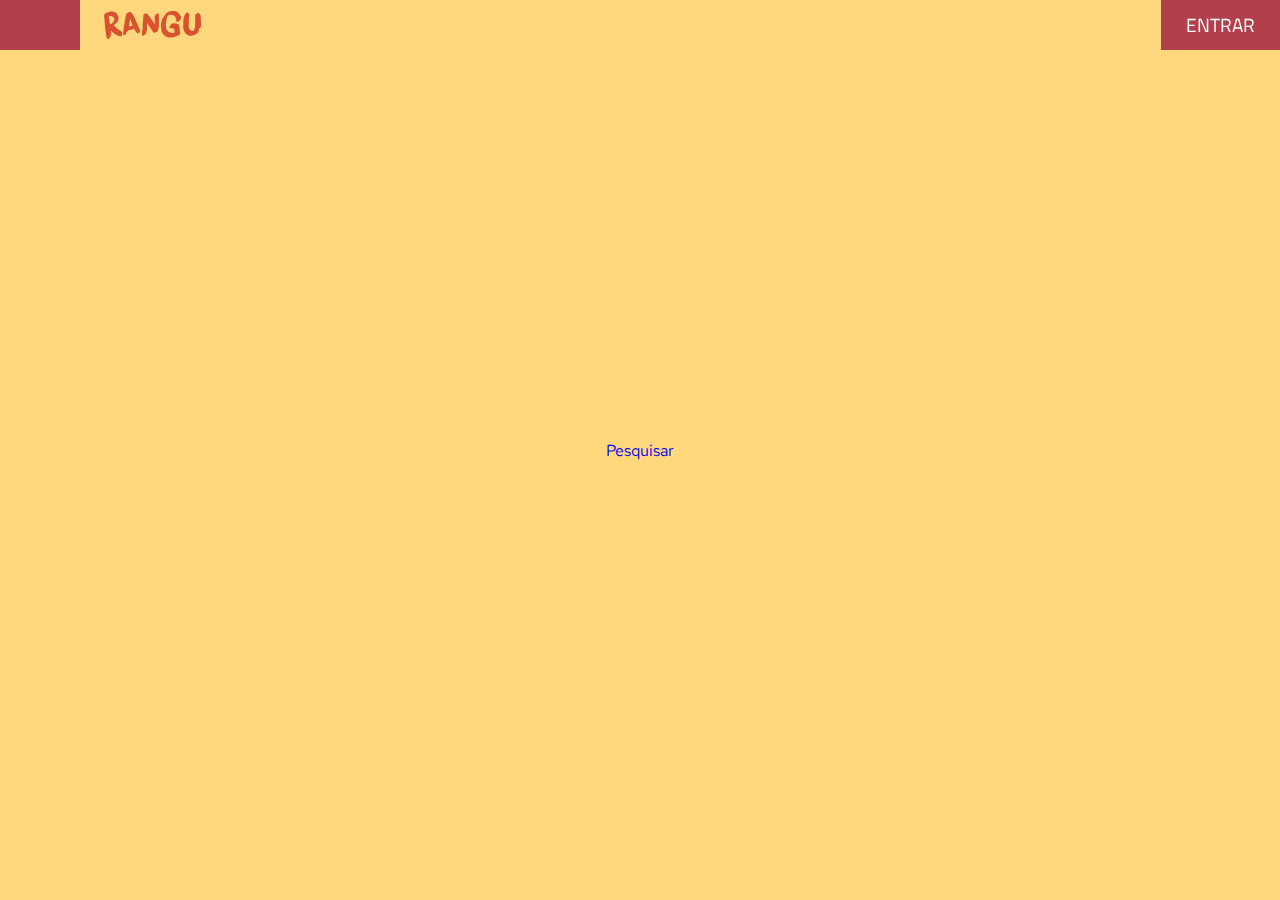
<file: index.html>
<!DOCTYPE html>
<html lang="PT-br">
  <head>

  <meta charset="utf-8">
  <title>Rangu - comida caseira na sua mesa</title>

  <meta name="author" content="Rangu">
  <meta name="description" content="">
  <meta name="robots" content="noindex, nofollow">
  <meta name="viewport" content="width=device-width, initial-scale=1">

  <link rel="icon" type="image/png" href="img/fav.png" sizes="16x16">
  <link rel="stylesheet" href="css/general.css">

  <link rel="canonical" href="http://localhost:4000/">
</head>

  <body>

    <div id="home" class="home">
	<h1>Rangu - comida caseira na sua mesa</h1>

	<header class="header_general">
	<div>
		<button type="button"></button>
		<img src="img/rangu.svg" alt="Rangu" />
	</div>

	<a href="#" title="Entrar">Entrar</a>
</header>


	<!-- <a href="/cozinhas/">Pesquisar</a> -->
	<a href="kitchens_navigation.html" class="search">Pesquisar</a>
</div>

	<!-- jQuery -->
<script src="https://ajax.googleapis.com/ajax/libs/jquery/3.5.1/jquery.min.js"></script>
<!-- Slick carousel -->
<!-- <script type="text/javascript" src="js/slick.min.js"></script> -->
<!-- Tilt -->
<!-- <script type="text/javascript"  src="js/tilt.jquery.js"></script> -->
<!-- Butter scroll momentum -->
<script type="text/JavaScript" src="js/butter.js"></script>
<!-- Scripts -->
<script type="text/JavaScript" src="js/scripts.js"></script>
  </body>
</html>
</file>
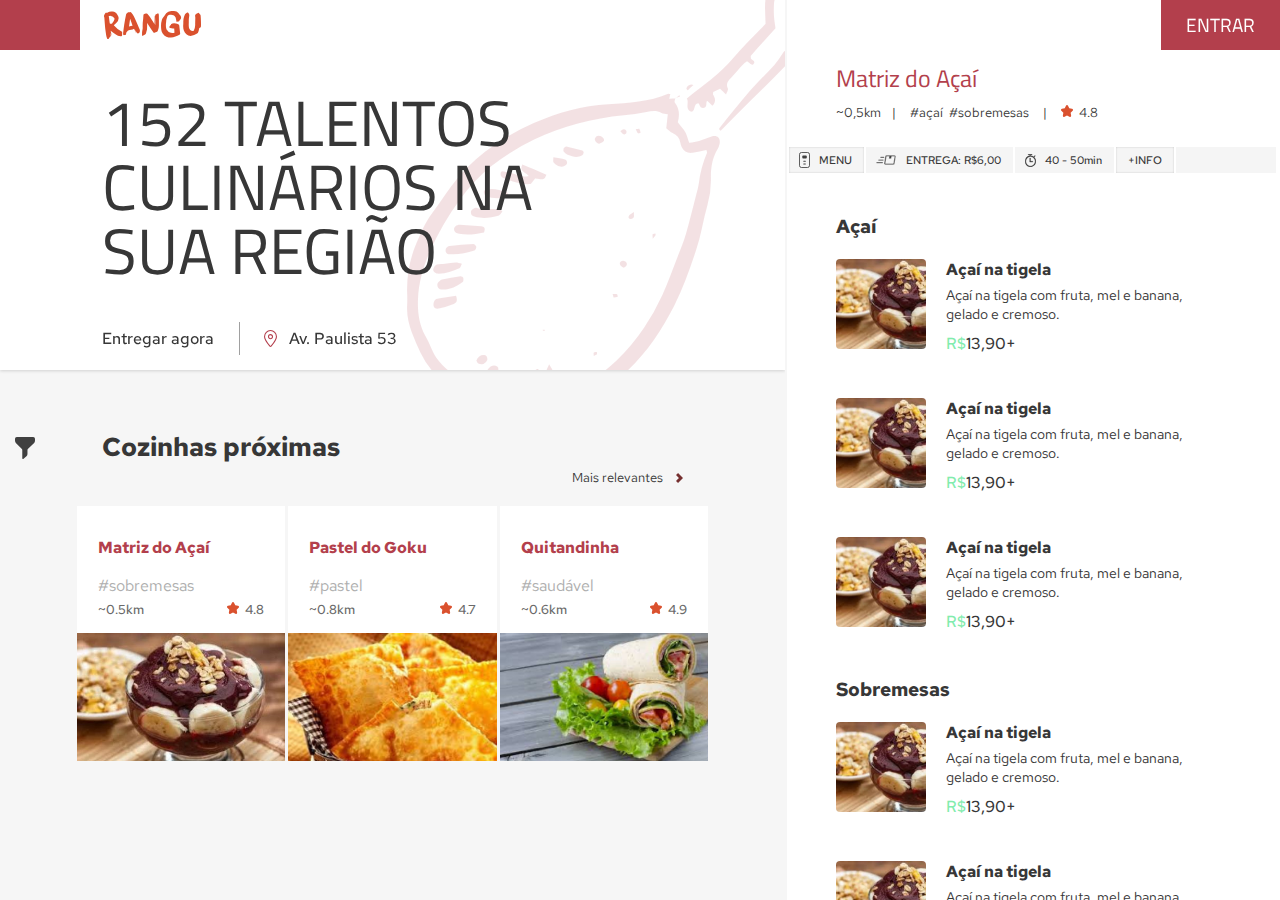
<file: kitchens_navigation.html>
<!DOCTYPE html>
<html lang="PT-br">
  <head>

  <meta charset="utf-8">
  <title>Rangu - Cozinhas perto de Av. Paulista 53</title>

  <meta name="author" content="Rangu">
  <meta name="description" content="">
  <meta name="robots" content="noindex, nofollow">
  <meta name="viewport" content="width=device-width, initial-scale=1">

  <link rel="icon" type="image/png" href="img/fav.png" sizes="16x16">
  <link rel="stylesheet" href="css/general.css">

  <link rel="canonical" href="http://localhost:4000/kitchens_navigation.html">
</head>

  <body>

    <div class="kitchens_navigation" id="kitchens_navigation">

	<h1>Rangu - Cozinhas perto de Av. Paulista 53</h1>
	<header class="header_general">
	<div>
		<button type="button"></button>
		<img src="img/rangu.svg" alt="Rangu" />
	</div>

	<a href="#" title="Entrar">Entrar</a>
</header>


	<section class="results_kitchens">
		<header>
			<h2>152 talentos culinários na sua região</h2>

			<div class="location">
				<button type="button">Entregar agora</button>
				<button type="button">Av. Paulista 53</button>	
			</div>

			<button type="button" class="call_search_filters">Filtrar</button>
		</header>

		<dl class="kitchens_group">
			<dt>
				<h3>Cozinhas próximas</h3>
				<button>Mais relevantes</button>
			</dt>
			
	<dd>
		<a href="/sobremesas/2021/05/07/matriz-do-acai.html" title="Matriz do Açaí">
			<article class="kitchen_card">
				<h4>Matriz do Açaí</h4>

				<div>
					<dfn>#sobremesas</dfn>
				</div>

				<div>
					<address>~0.5km</address>
					<span class="rating">4.8</span>
				</div>

				<figure>
					<img src="img/products/acai1.jpg" alt="Matriz do Açaí" />
				</figure>
			</article>
		</a>
	</dd>

	<dd>
		<a href="/pastel/2021/05/06/pastel-do-goku.html" title="Pastel do Goku">
			<article class="kitchen_card">
				<h4>Pastel do Goku</h4>

				<div>
					<dfn>#pastel</dfn>
				</div>

				<div>
					<address>~0.8km</address>
					<span class="rating">4.7</span>
				</div>

				<figure>
					<img src="img/products/pastel1.jpg" alt="Pastel do Goku" />
				</figure>
			</article>
		</a>
	</dd>

	<dd>
		<a href="/saud%C3%A1vel/2021/05/05/quitandinha.html" title="Quitandinha">
			<article class="kitchen_card">
				<h4>Quitandinha</h4>

				<div>
					<dfn>#saudável</dfn>
				</div>

				<div>
					<address>~0.6km</address>
					<span class="rating">4.9</span>
				</div>

				<figure>
					<img src="img/products/sanduiche1.jpg" alt="Quitandinha" />
				</figure>
			</article>
		</a>
	</dd>


		</dl>
	</section>

	<aside class="kitchen_page">
	<header>
		<h3>Matriz do Açaí</h3>

		<div>
			<address>~0,5km</address>

			<div class="categories">
				<dfn>#açaí</dfn>
				<dfn>#sobremesas</dfn>
			</div>

			<span class="rating">4.8</span>
		</div>

		<ul>
			<li><button type="button">Menu</button></li>
			<li>Entrega: R$6,00</li>
			<li><time>40 - 50min</time></li>
			<li><button type="button">+info</button></li>
		</ul>
	</header>

	<dl class="kitchen_product_list">
		<dt><h4>Açaí</h4></dt>
		<dd class="kitchen_product_list_item">
	<article>
		<figure><img src="img/products/acai1.jpg" alt="" /></figure>

		<h5>Açaí na tigela</h5>
		<p>Açaí na tigela com fruta, mel e banana, gelado e cremoso.</p>

		<strong>R$<em>13,90+</em></strong>
	</article>
</dd>
		<dd class="kitchen_product_list_item">
	<article>
		<figure><img src="img/products/acai1.jpg" alt="" /></figure>

		<h5>Açaí na tigela</h5>
		<p>Açaí na tigela com fruta, mel e banana, gelado e cremoso.</p>

		<strong>R$<em>13,90+</em></strong>
	</article>
</dd>
		<dd class="kitchen_product_list_item">
	<article>
		<figure><img src="img/products/acai1.jpg" alt="" /></figure>

		<h5>Açaí na tigela</h5>
		<p>Açaí na tigela com fruta, mel e banana, gelado e cremoso.</p>

		<strong>R$<em>13,90+</em></strong>
	</article>
</dd>
	</dl>

	<dl class="kitchen_product_list">
		<dt><h4>Sobremesas</h4></dt>
		<dd class="kitchen_product_list_item">
	<article>
		<figure><img src="img/products/acai1.jpg" alt="" /></figure>

		<h5>Açaí na tigela</h5>
		<p>Açaí na tigela com fruta, mel e banana, gelado e cremoso.</p>

		<strong>R$<em>13,90+</em></strong>
	</article>
</dd>
		<dd class="kitchen_product_list_item">
	<article>
		<figure><img src="img/products/acai1.jpg" alt="" /></figure>

		<h5>Açaí na tigela</h5>
		<p>Açaí na tigela com fruta, mel e banana, gelado e cremoso.</p>

		<strong>R$<em>13,90+</em></strong>
	</article>
</dd>
		<dd class="kitchen_product_list_item">
	<article>
		<figure><img src="img/products/acai1.jpg" alt="" /></figure>

		<h5>Açaí na tigela</h5>
		<p>Açaí na tigela com fruta, mel e banana, gelado e cremoso.</p>

		<strong>R$<em>13,90+</em></strong>
	</article>
</dd>
	</dl>
</aside>

	<form class="window_search_filters">
	<header>
		<strong>Filtrar por</strong>
		<button type="button">Limpar</button>
	</header>

	<ul>
		<li><button type="button">Categorias</button></li>
		<li><button type="button">Quantidade</button></li>

		<li>
			<input type="checkbox" id="price_filter" name="price" value="Preço">
			<label for="price_filter"> Preço</label><br />
			<div class="slidecontainer">
				<input type="range" min="1" max="100" value="50" class="slider" id="myRange" />
			</div>
			<div>
				<label>R$</label>
				<input type="type" name="number" />
				<label>até</label>
				<input type="type" name="number" />
			</div>
		</li>

		<li>
			<input type="checkbox" id="free_delivery_filter" name="free_delivery" value="Frete grátis">
			<label for="free_delivery_filter"> Frete grátis</label>
		</li>
		<li>
			<input type="checkbox" id="certified_filter" name="certified" value="Certificadas">
			<label for="certified_filter"> Certificadas</label>
		</li>
		<li>
			<input type="checkbox" id="order_filter" name="order" value="Encomendas">
			<label for="order_filter"> Encomendas</label>
		</li>
	</ul>

	<footer>
		<button type="button" id="refine_search">Filtrar</button>
	</footer>	
</form>

</div>

	<!-- jQuery -->
<script src="https://ajax.googleapis.com/ajax/libs/jquery/3.5.1/jquery.min.js"></script>
<!-- Slick carousel -->
<!-- <script type="text/javascript" src="js/slick.min.js"></script> -->
<!-- Tilt -->
<!-- <script type="text/javascript"  src="js/tilt.jquery.js"></script> -->
<!-- Butter scroll momentum -->
<script type="text/JavaScript" src="js/butter.js"></script>
<!-- Scripts -->
<script type="text/JavaScript" src="js/scripts.js"></script>
  </body>
</html>
</file>
<file: css/general.css>
@import url("https://fonts.googleapis.com/css2?family=Titillium+Web:wght@900&display=swap");
@import url("https://fonts.googleapis.com/css2?family=Red+Hat+Text:wght@400;500;700&display=swap");
html, body, div, span, object, iframe, h1, h2, h3, h4, h5, h6, p, a, blockquote, pre, abbr, address, cite, code, del, dfn, em, img, ins, kbd, q, samp, small, strong, sub, sup, var, b, i, dl, dt, dd, ol, ul, li, fieldset, form, label, legend, table, caption, tbody, tfoot, thead, tr, th, td, article, aside, figure, footer, header, hgroup, nav, section, menu, time, mark, audio, video, canvas { margin: 0; padding: 0; border: 0; }

html, body { min-height: 100%; -ms-text-size-adjust: 100%; -webkit-text-size-adjust: 100%; }

body, input, textarea, button { font: 100% "Red Hat Text", sans-serif; color: #373737; -webkit-font-smoothing: antialiased; outline: none; }

a { text-decoration: none; }

ul, ol, dl { list-style: none; }

button { padding: 0; border: 0; background-color: transparent; cursor: pointer; }

em { font-style: normal; }

strong, h1, h2, h3, h4, h5, h6 { font-weight: 700; }

::selection { background: #b33f4c; color: white; }

::-webkit-scrollbar { width: 0; }

::-webkit-scrollbar-track { background-color: #373737; }

::-webkit-scrollbar-thumb { background-color: #b33f4c; }

::-webkit-scrollbar-thumb:hover { background-color: #cd717c; }

.kitchen_product_list_item article:after { height: 0; clear: both; content: "."; display: block; font-size: 0; visibility: hidden; position: initial; }

.home { position: relative; background-color: #ffd87e; min-height: 100vh; box-sizing: border-box; overflow-x: hidden; }

.home > h1 { display: none; }

.home .search { position: absolute; top: 50%; left: 50%; transform: translate(-50%, -50%); }

.kitchens_navigation { width: 99.7vw; background-color: #f6f6f6; display: flex; box-sizing: border-box; }

.kitchens_navigation > h1 { display: none; }

.results_kitchens { flex: 0 0 61.5%; overflow: overlay; height: 100vh; }

.results_kitchens > header { padding: 50px 6vw 0; background-color: white; box-shadow: 0 1px 3px rgba(0, 0, 0, 0.15); position: relative; }

.results_kitchens > header::after { content: ''; width: 50%; height: 100%; position: absolute; top: 0; right: 0; background: url("../img/coxa.svg") no-repeat left center; background-size: auto 105%; opacity: 15%; }

.results_kitchens > header h2 { padding: 40px 25px; width: 75%; font: 5vw "Titillium Web", sans-serif; text-transform: uppercase; line-height: 1; position: relative; z-index: 1; }

.results_kitchens > header .location { padding: 0 25px 15px; position: relative; z-index: 1; }

.results_kitchens > header .location button { font-weight: 500; height: 33px; line-height: 33px; position: relative; }

.results_kitchens > header .location button:first-of-type { padding-right: 25px; border-right: solid 1px #a0a0a0; }

.results_kitchens > header .location button:nth-of-type(2) { margin-left: 20px; padding-left: 25px; background: url("../img/pin.svg") no-repeat 0 center; background-size: auto 50%; }

.call_search_filters { position: absolute; bottom: -103px; left: 0; overflow: hidden; text-indent: -999px; width: 50px; height: 50px; background: url("../img/filter.svg") no-repeat center center; background-size: 20px auto; }

.kitchens_group { padding: 60px 6vw; box-sizing: border-box; display: flex; flex-flow: row wrap; justify-content: space-between; }

.kitchens_group dt { flex: 1 100%; margin-bottom: 15px; }

.kitchens_group dt h3 { padding: 0 25px; font-size: 1.6em; }

.kitchens_group dt button { float: right; text-align: right; font-size: 0.8em; padding: 5px 20px 5px 5px; background: url("../img/arrow-right.svg") no-repeat right center; background-size: auto 10px; margin-right: 25px; }

.kitchens_group dd { width: 33%; margin-bottom: 3px; }

.kitchens_group dd a { display: block; }

.kitchen_card { background-color: white; box-sizing: border-box; }

.kitchen_card h4 { padding: 15% 10% 8%; color: #b33f4c; }

.kitchen_card > div { padding: 0 10%; }

.kitchen_card > div:nth-of-type(2) { color: #6a6a6a; font-size: 0.8em; font-weight: 500; display: flex; justify-content: space-between; margin: 5px 0 15px; }

.kitchen_card dfn { color: #aeaeae; font-style: normal; }

.kitchen_card address { display: inline-block; font-style: normal; }

.kitchen_card span { text-align: right; display: inline-block; }

.kitchen_card figure { width: 100%; overflow: hidden; background: grey; height: 10vw; position: relative; }

.kitchen_card img { position: absolute; top: 0; left: 0; width: 101%; }

.kitchen_card .rating { padding-left: 18px; background: url("../img/rating-star.svg") no-repeat 0 1px; background-size: 12px auto; }

.header_general { width: 100%; height: 50px; position: fixed; top: 0; left: 0; display: flex; justify-content: space-between; z-index: 10; }

.header_general > div button { width: 80px; height: 100%; background-color: #b33f4c; display: inline-block; vertical-align: middle; }

.header_general > div img { display: inline-block; vertical-align: middle; margin-left: 20px; }

.header_general > a { padding: 0 25px; height: 100%; background-color: #b33f4c; color: white; font: 1.2em "Titillium Web", sans-serif; text-transform: uppercase; line-height: 50px; }

.window_search_filters { width: 360px; position: fixed; left: -400px; top: 0; background-color: white; height: 100vh; z-index: 20; box-shadow: 5px 0 10px rgba(0, 0, 0, 0.2); transition: 0.4s cubic-bezier(0.5, 0, 0, 1); }

.window_search_filters.is-active { left: 0; }

.kitchen_page { flex: 0 0 38.5%; background-color: white; box-sizing: border-box; border-left: solid 2px #f6f6f6; overflow: overlay; height: 100vh; }

.kitchen_page > header { padding: 60px 0 40px; }

.kitchen_page > header h3 { color: #b33f4c; font: 1.5em "Titillium Web", sans-serif; padding: 0 10% 5px; }

.kitchen_page > header > div { padding: 0 10% 25px; }

.kitchen_page > header > div * { display: inline-block; font-style: normal; font-size: 0.8rem; }

.kitchen_page > header address { margin-right: 25px; position: relative; }

.kitchen_page > header address::after { content: '|'; position: absolute; right: -15px; top: 0; }

.kitchen_page > header .categories { margin-right: 25px; position: relative; }

.kitchen_page > header .categories::after { content: '|'; position: absolute; right: -15px; top: 0; }

.kitchen_page > header .categories dfn { margin-right: 3px; }

.kitchen_page > header .rating { padding-left: 18px; background: url("../img/rating-star.svg") no-repeat 0 1px; background-size: 12px auto; }

.kitchen_page > header ul { display: flex; align-items: center; overflow: hidden; }

.kitchen_page > header li { background-color: #f5f5f5; background-repeat: no-repeat; font-size: 0.7rem; font-weight: 500; position: relative; margin-left: 2px; }

.kitchen_page > header li:first-child button { padding-left: 30px; background: url("../img/cardapio.svg") no-repeat 10px center; background-size: 11px auto; }

.kitchen_page > header li:nth-child(2) { text-transform: uppercase; padding: 6px 12px 6px 40px; background-image: url("../img/delivery.svg"); background-position: 10px center; background-size: 20px auto; }

.kitchen_page > header li:last-child::after { content: ''; width: 1000px; height: 100%; background-color: inherit; position: absolute; top: 0; right: -1002px; }

.kitchen_page > header li time { padding: 6px 12px 6px 30px; display: block; background: url("../img/time.svg") no-repeat 10px center; background-size: 11px auto; }

.kitchen_page > header li button { padding: 6px 12px; box-sizing: border-box; box-shadow: inset 0 0 2px rgba(0, 0, 0, 0.2); text-transform: uppercase; font-weight: 500; display: block; height: 100%; }

.kitchen_product_list { padding: 0 10%; }

.kitchen_product_list h4 { font-size: 1.2rem; font-weight: 700; margin-bottom: 20px; }

.kitchen_product_list_item { margin-bottom: 44px; }

.kitchen_product_list_item figure { width: 90px; height: 90px; margin-right: 20px; overflow: hidden; position: relative; float: left; border-radius: 4px; }

.kitchen_product_list_item figure img { position: absolute; top: 0; left: 0; width: auto; height: 101%; }

.kitchen_product_list_item h5 { font-size: 1rem; margin-bottom: 5px; }

.kitchen_product_list_item p { font-size: 0.9rem; margin-bottom: 10px; }

.kitchen_product_list_item strong { font-weight: 500; color: #82ecad; }

.kitchen_product_list_item strong em { color: #373737; }

/*# sourceMappingURL=general.css.map */
</file>
